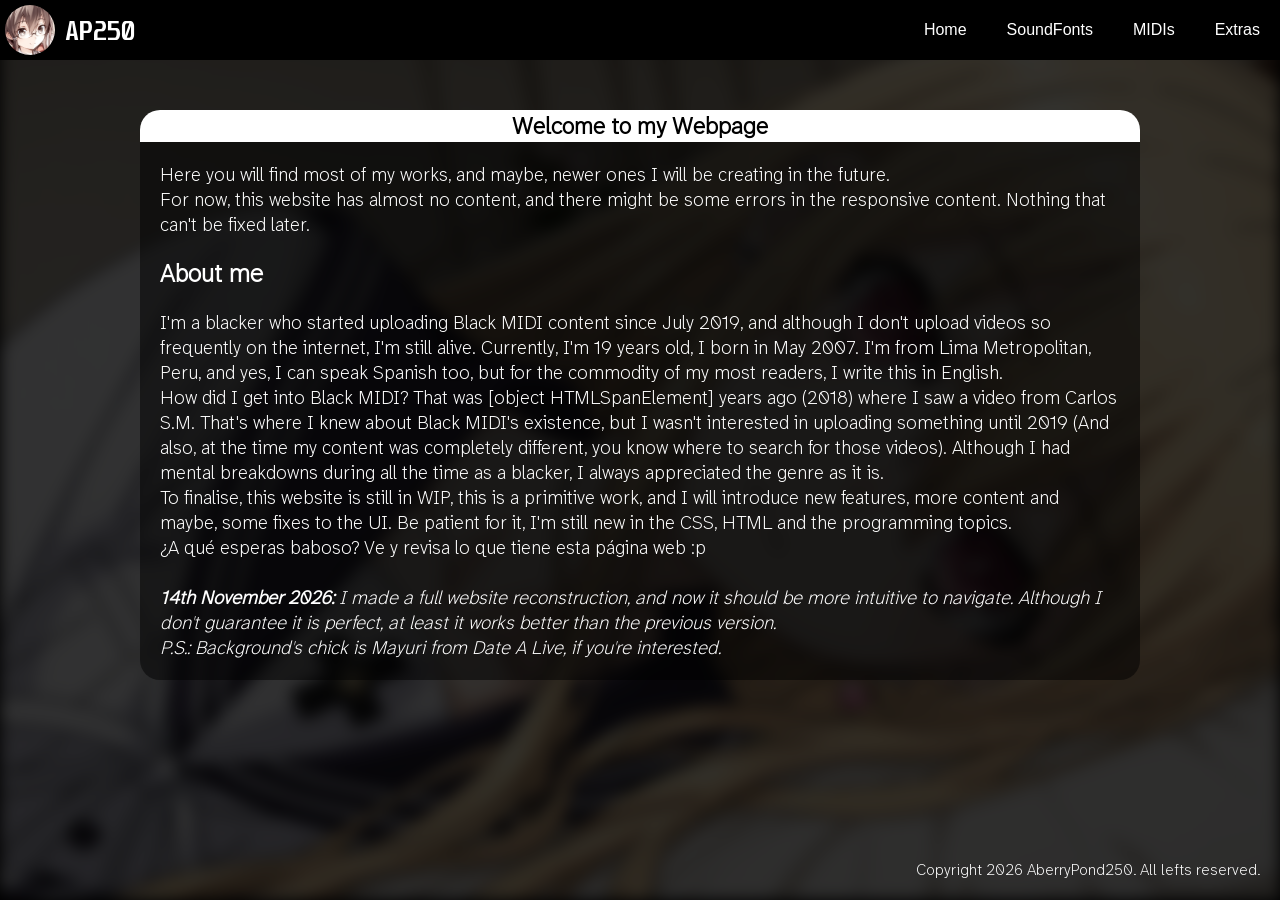
<file: index.html>
<!DOCTYPE html>
<html lang="en">
<head>
    <meta charset="UTF-8">
    <meta name="viewport" content="width=device-width, initial-scale=1.0">
    <title>Home</title>
    <link rel="stylesheet" href="style.css">
    <link rel="shortcut icon" href="00018-2855914340.ico" type="image/x-icon">
</head>
<body>
    <div class="bg"></div>
    <header>
        <div class="mainhead">
            <div style="display: flex; flex-direction: row; align-items: center; color: white;">
            <img src="00018-2855914340.ico" height="50px" style="margin: 5px; border-radius: 100%;" title="I appreciate ponluxime.">
            <h1 style="padding-top: 3px; padding-left: 5px; font-size: 23px; font-family: Unispace;" title="AberryPond250">AP250</h1>
            </div>
        <ul>
            <a id="home" href="#"><li>Home</li></a>
            <a id="sf-button" href="#"><li>SoundFonts</li></a>
            <a id="md-button" href="#"><li>MIDIs</li></a>
            <a id="xt-button" href="#"><li>Extras</li></a>
        </ul>
        </div>
    </header>
    <section id="contents">

    </section>
<footer title="Do you ever reserve any right?">
    <p>Copyright <span id="year"></span> AberryPond250. All lefts reserved.</p>
</footer>
<script src="js/script.js"></script>
</body>
</html>
</file>
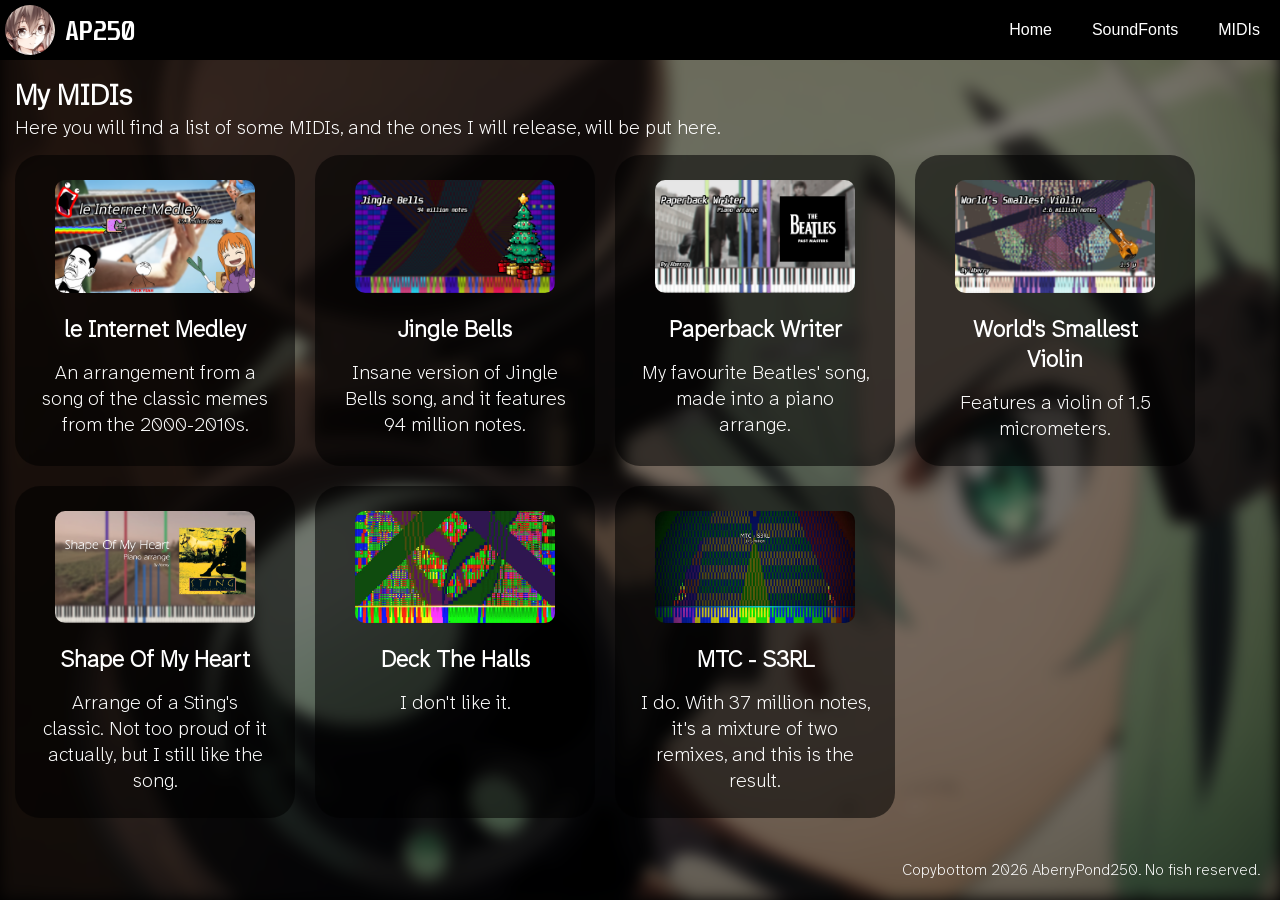
<file: MIDIs/MIDIs.html>
<!DOCTYPE html>
<html lang="en">
<head>
    <meta charset="UTF-8">
    <meta name="viewport" content="width=device-width, initial-scale=1.0">
    <title>MIDIs</title>
    <link rel="stylesheet" href="style.css">
    <link rel="shortcut icon" href="../00018-2855914340.ico" type="image/x-icon">
</head>
<body>
    <div class="bg"></div>
    <header>
        <div class="mainhead">
            <div style="display: flex; flex-direction: row; align-items: center; color: white;">
            <img src="../00018-2855914340.ico" height="50px" style="margin: 5px; border-radius: 100%;" title="I got inspiration in ponluxime's webpage.">
            <h1 style="padding-top: 3px; padding-left: 5px; font-size: 23px; font-family: Unispace;" title="AberryPond250">AP250</h1>
            </div>
        <ul>
            <a href="../index.html"><li>Home</li></a>
            <a href="../SoundFonts/SoundFonts.html"><li>SoundFonts</li></a>
            <a href="MIDIs.html"><li>MIDIs</li></a>
        </ul>
        </div>
    </header>
    <div style="color: white; padding: 15px; font-size: 20px; font-family: Atkinson Hyperlegible;">
        <h2>My MIDIs</h2>
        <p>Here you will find a list of some MIDIs, and the ones I will release, will be put here.</p>
    </div>
    <section id="content">
        <div class="video">
        <a href="https://www.youtube.com/watch?v=mUVR9Kmnx1c"><img src="img/le Internet thumbnail.png" title="I like the leekspin meme." width="200px"></a>
        <h3>le Internet Medley</h3>
        <p>An arrangement from a song of the classic memes from the 2000-2010s.</p>
        </div>
        <div class="video">
        <a href="https://www.youtube.com/watch?v=UbDdWwI5nPc"><img src="img/Thumbnails-Recovered.png" title="It was private until 2025." width="200px"></a>
        <h3>Jingle Bells</h3>
        <p>Insane version of Jingle Bells song, and it features 94 million notes.</p>
        </div>
        <div class="video">
        <a href="https://www.youtube.com/watch?v=aA-BJ8CqUe8"><img src="img/Thumbnails (2).png" title="Paperback Writer!" width="200px"></a>
        <h3>Paperback Writer</h3>
        <p>My favourite Beatles' song, made into a piano arrange.</p>
        </div>
        <div class="video">
        <a href="https://www.youtube.com/watch?v=aIwTwEUIixU"><img src="img/WSV Thumbnail.png" title="Let me be your personal violinist!" width="200px"></a>
        <h3>World's Smallest Violin</h3>
        <p>Features a violin of 1.5 micrometers.</p>
        </div>
        <div class="video">
        <a href="https://www.youtube.com/watch?v=uBuiJP5uYT8"><img src="img/Shape Of My Heart.png" title="Love can mend your heart, or love can break your heart." width="200px"></a>
        <h3>Shape Of My Heart</h3>
        <p>Arrange of a Sting's classic. Not too proud of it actually, but I still like the song.</p>
        </div>
        <div class="video">
        <a href="https://www.youtube.com/watch?v=-wRo25XdPLU"><img src="img/maxresdefault.webp" title="Deck my 8 ball." width="200px"></a>
        <h3>Deck The Halls</h3>
        <p>I don't like it.</p>
        </div>
        <div class="video">
        <a href="https://www.youtube.com/watch?v=tlTtGkdK6hs"><img src="img/maxresdefault (1).webp" title="Wanker." width="200px"></a>
        <h3>MTC - S3RL</h3>
        <p>I do. With 37 million notes, it's a mixture of two remixes, and this is the result.</p>
        </div>
    </section>
<footer title="Do you ever reserve any right?">
    <p>Copybottom <span id="year"></span> AberryPond250. No fish reserved.</p>
</footer>
<script>
    document.getElementById('year').textContent = new Date().getFullYear();
</script>
</body>
</html>
</file>
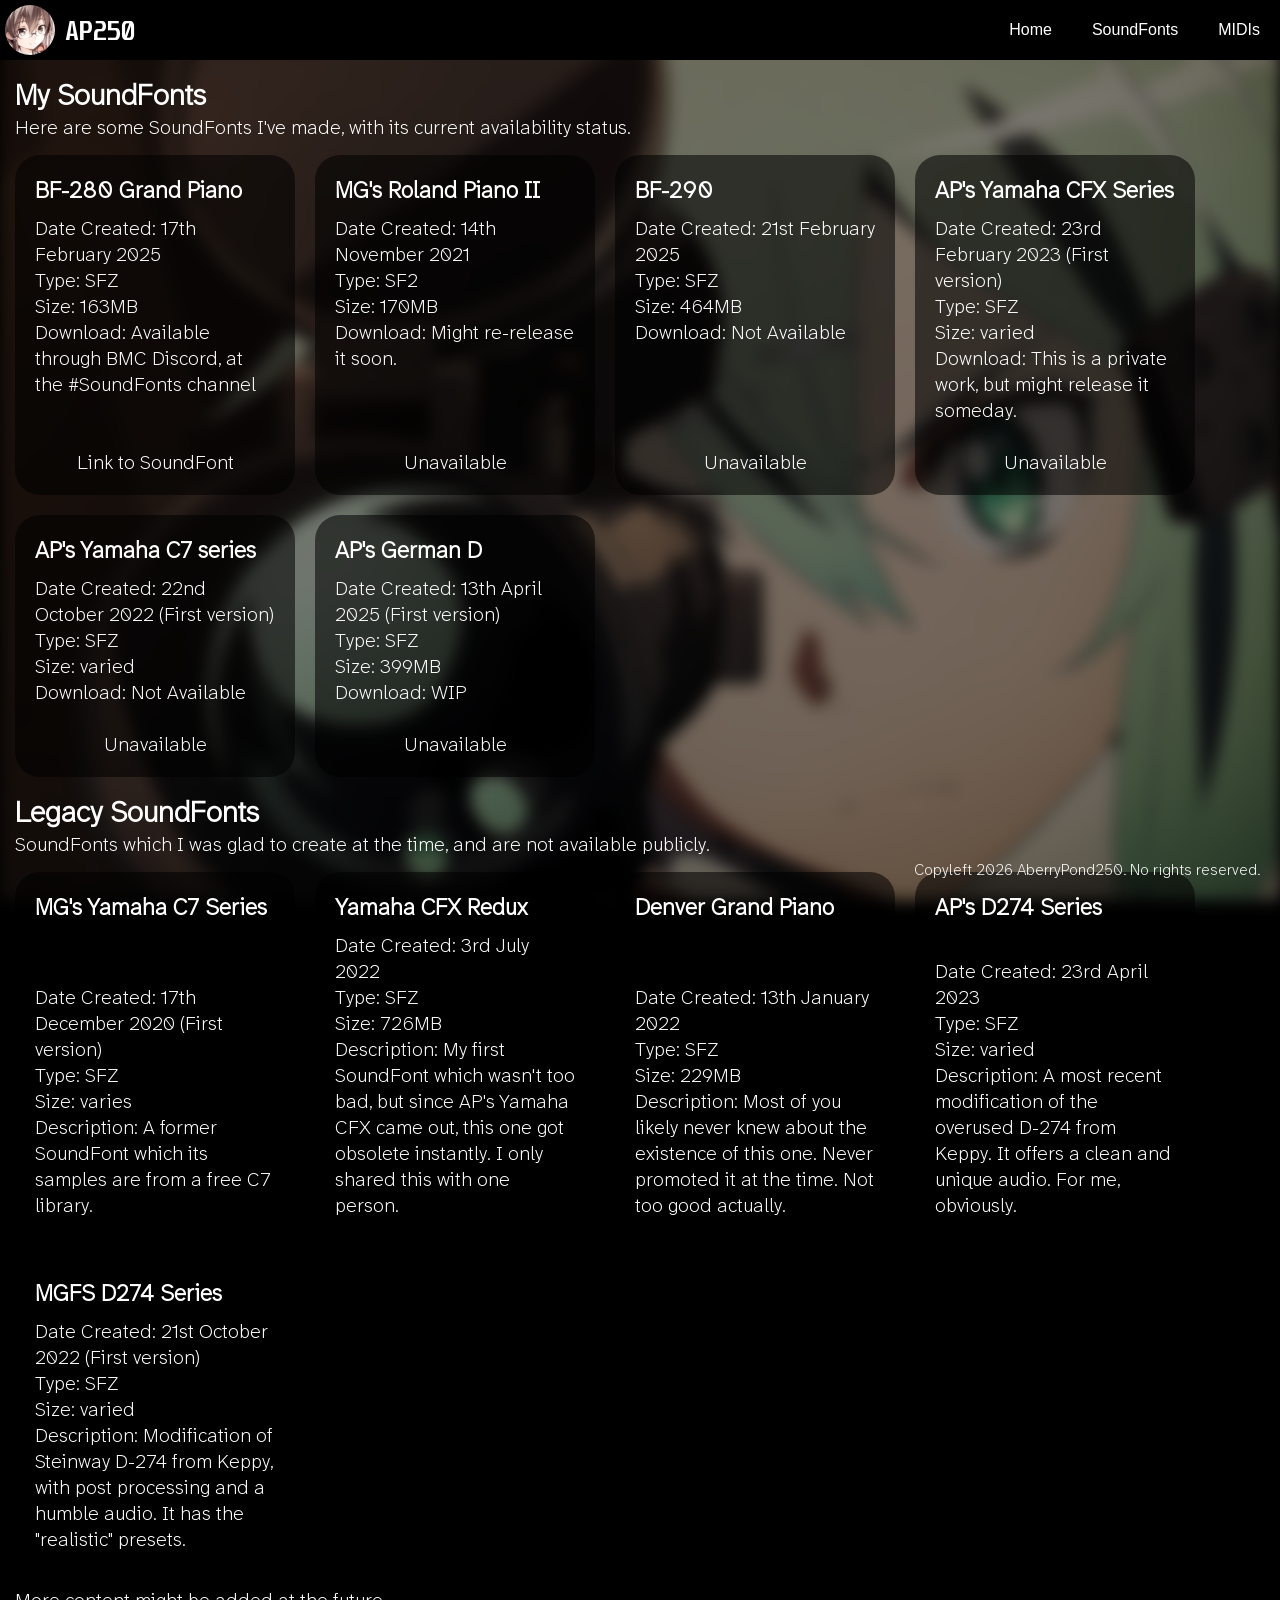
<file: SoundFonts/SoundFonts.html>
<!DOCTYPE html>
<html lang="en">
<head>
    <meta charset="UTF-8">
    <meta name="viewport" content="width=device-width, initial-scale=1.0">
    <title>SoundFonts</title>
    <link rel="stylesheet" href="style.css">
    <link rel="shortcut icon" href="../00018-2855914340.ico" type="image/x-icon">
</head>
<body>
    <div class="bg"></div>
    <header>
        <div class="mainhead">
            <div style="display: flex; flex-direction: row; align-items: center; color: white;">
            <img src="../00018-2855914340.ico" height="50px" style="margin: 5px; border-radius: 100%;" title="I love Asada Shino, from Sword Art Online.">
            <h1 style="padding-top: 3px; padding-left: 5px; font-size: 23px; font-family: Unispace;" title="AberryPond250">AP250</h1>
            </div>
        <ul>
            <a href="../index.html"><li>Home</li></a>
            <a href="SoundFonts.html"><li>SoundFonts</li></a>
            <a href="../MIDIs/MIDIs.html"><li>MIDIs</li></a>
        </ul>
        </div>
    </header>
    <div class="description">
    <h2>My SoundFonts</h2>
    <p>Here are some SoundFonts I've made, with its current availability status.</p>
    </div>
    <div id="box">
    <div class="contents">
        <div style="display: flex; flex-direction: column; justify-content: space-between;">
        <h3>BF-280 Grand Piano</h3>
        <ul style="list-style: none;">
            <li>Date Created: 17th February 2025</li>
            <li>Type: SFZ</li>
            <li>Size: 163MB</li>
            <li>Download: Available through BMC Discord, at the #SoundFonts channel</li>
        </ul>
        </div>
        <div class="linkredirect">
        <a href="https://discord.com/channels/139268201803546624/1359001976473649353">Link to SoundFont</a></div>
    </div>
    <div class="contents">
        <div style="display: flex; flex-direction: column; justify-content: space-between;">
        <h3>MG's Roland Piano II</h3>
        <ul style="list-style: none;">
            <li>Date Created: 14th November 2021</li>
            <li>Type: SF2</li>
            <li>Size: 170MB</li>
            <li>Download: Might re-release it soon.</li>
        </ul>
        </div>
        <div class="linkredirect">
        <p style="color: white;">Unavailable</p></div>
    </div>
        <div class="contents">
            <div style="display: flex; flex-direction: column; justify-content: space-between;">
        <h3>BF-290</h3>
        <ul style="list-style: none;">
            <li>Date Created: 21st February 2025</li>
            <li>Type: SFZ</li>
            <li>Size: 464MB</li>
            <li>Download: Not Available</li>
        </ul>
        </div>
        <div class="linkredirect">
        <p style="color: white;">Unavailable</p></div>
    </div>
        <div class="contents">
            <div style="display: flex; flex-direction: column; justify-content: space-between;"> 
            <h3>AP's Yamaha CFX Series</h3>
            <ul style="list-style: none;">
            <li>Date Created: 23rd February 2023 (First version)</li>
            <li>Type: SFZ</li>
            <li>Size: varied</li>
            <li>Download: This is a private work, but might release it someday.</li>
        </ul>
        </div><br>
        <div class="linkredirect">
        <p style="color: white;">Unavailable</p></div>
    </div>
<div class="contents">
    <div style="display: flex; flex-direction: column; justify-content: space-between;">
        <div style="display: flex; flex-direction: column; justify-content: space-between;">
        <h3>AP's Yamaha C7 series</h3>
        <ul style="list-style: none;">
            <li>Date Created: 22nd October 2022 (First version)</li>
            <li>Type: SFZ</li>
            <li>Size: varied</li>
            <li>Download: Not Available</li>
        </ul>
        </div>
        </div>
        <div class="linkredirect">
        <p style="color: white;">Unavailable</p></div>
    </div>
    <div class="contents">
    <div style="display: flex; flex-direction: column; justify-content: space-between;">
        <h3>AP's German D</h3>
        <ul style="list-style: none;">
            <li>Date Created: 13th April 2025 (First version)</li>
            <li>Type: SFZ</li>
            <li>Size: 399MB</li>
            <li>Download: WIP</li>
        </ul>
        <br>
        </div>
        <div class="linkredirect">
        <p style="color: white;">Unavailable</p></div>
    </div>
    </div>
    
    <div class="description">
    <h2>Legacy SoundFonts</h2>
    <p>SoundFonts which I was glad to create at the time, and are not available publicly.</p>
    </div>
    <section id="box">
    <div class="contents">
        <h3>MG's Yamaha C7 Series</h3>
        <ul style="list-style: none;">
            <li>Date Created: 17th December 2020 (First version)</li>
            <li>Type: SFZ</li>
            <li>Size: varies</li>
            <li>Description: A former SoundFont which its samples are from a free C7 library.</li>
        </ul>
    </div>
    <div class="contents">
        <h3>Yamaha CFX Redux</h3>
        <ul style="list-style: none;">
            <li>Date Created: 3rd July 2022</li>
            <li>Type: SFZ</li>
            <li>Size: 726MB</li>
            <li>Description: My first SoundFont which wasn't too bad, but since AP's Yamaha CFX came out, this one got obsolete instantly. I only shared this with one person.</li>
        </ul>
    </div>
        <div class="contents">
        <h3>Denver Grand Piano</h3>
        <ul style="list-style: none;">
            <li>Date Created: 13th January 2022</li>
            <li>Type: SFZ</li>
            <li>Size: 229MB</li>
            <li>Description: Most of you likely never knew about the existence of this one. Never promoted it at the time. Not too good actually.</li>
        </ul>
    </div>
        <div class="contents">
        <h3>AP's D274 Series</h3>
        <ul style="list-style: none;">
            <li>Date Created: 23rd April 2023</li>
            <li>Type: SFZ</li>
            <li>Size: varied</li>
            <li>Description: A most recent modification of the overused D-274 from Keppy. It offers a clean and unique audio. For me, obviously.</li>
        </ul>
    </div>
        </div>
        <div class="contents">
        <h3>MGFS D274 Series</h3>
        <ul style="list-style: none;">
            <li>Date Created: 21st October 2022 (First version)</li>
            <li>Type: SFZ</li>
            <li>Size: varied</li>
            <li>Description: Modification of Steinway D-274 from Keppy, with post processing and a humble audio. It has the "realistic" presets.</li>
        </ul>
    </div>
    </section>
    <div class="description">
    <p>More content might be added at the future.</p>
    </div>
    <footer title="Do you ever reserve any right?">
    <p>Copyleft <span id="year"></span> AberryPond250. No rights reserved.</p>
</footer>
<script>
    document.getElementById('year').textContent = new Date().getFullYear();
</script>
</body>
</html>
</file>
<file: style.css>
*{
    margin: 0;
    padding: 0;
    box-sizing: border-box;
}

body{
    background-color: black;
}

.mainhead{
    background-color: black;
    display: flex;
    justify-content: space-between;
}

header{
    position: sticky;
    top: 0;
    left: 0;
    z-index: 15;
}

.mainhead ul{
    display: flex;
    font-family: Verdana, Geneva, Tahoma, sans-serif;
    align-items: center;
    list-style: none;
}

ul a{
    align-content: center;
    text-decoration: none;
    padding: 20px;
    color: white;
    border-radius: 10px;
    transition: 250ms;
}

ul a:hover{
    background-color: white;
    color: black;

}

/* End header style*/
/* Website content style */
.bg{
    background-image: url(img/bg.png);
    background-size: cover;
    background-position: center;
    background-repeat: no-repeat;
    position: fixed;
    top: 0;
    left: 0;
    height: 100%;
    width: 100%;
    opacity: 20%;
    z-index: -1;
    filter: blur(8px);
}

/* Home index style */

.title{
    background-color: white;
}

#index-contents{
    position: relative;
    top: 50px;
    background-color: rgba(0, 0, 0, 0.5);
    margin: auto;
    width: 1000px;
    border-radius: 20px;
    font-family: Atkinson Hyperlegible;
}
#index-contents h2{
    border-top-left-radius: 20px;
    border-top-right-radius: 20px;
    text-align: center;
}
.text{
    color: white;
    padding: 20px;
    font-size: larger;
}
.subtext{
    color: white;
    padding: 0 20px 20px 20px;
    font-size: larger;
}

/* End home index style */
/* Page 2 (SoundFonts) index style*/

#box{
    color: white;
    display: flex;
    padding: 20px 0 0 20px;
    gap: 20px;
    flex-wrap: wrap;
    font-family: Atkinson Hyperlegible;
}

.sf-contents{
    border-radius: 25px;
    background-color: rgba(0, 0, 0, 0.5);
    padding: 20px;
    width: 280px;
    display: flex;
    flex-direction: column;
    justify-content: space-between;
}
.linkredirect{
    text-align: center;
    color: black;
}

.linkredirect a{
    text-decoration: none;
    color: white;
    padding: 5px;
}

.description{
    color: white;
    font-family: Atkinson Hyperlegible;
    padding: 15px 0 0 15px;
}

/* End of page 2 (SoundFonts) index style*/
/* Page 3 (MIDIs) index style*/

#content{
    display: flex;
    text-align: center;
    color: white;
    flex-wrap: wrap;
    gap: 20px;
    margin-left: 20px;
    font-family: Atkinson Hyperlegible;
}

.video{
    padding: 25px;
    background-color: rgba(0, 0, 0, 0.55);
    display: flex;
    flex-direction: column;
    align-items: center;
    width: 280px;
    border-radius: 25px;
}

.video h3{
    padding: 15px;
}

.video img{
    transition: 500ms;
    border-radius: 10px;
}

.video img:hover{
    transform: translateY(-5px);
    opacity: 50%;
}

/* End of page 3 (MIDIs) index style*/

footer{
    position: fixed;
    bottom: 0;
    right: 0;
    color: white;
    padding: 20px;
    font-family: Atkinson Hyperlegible;
    transition: 350ms;
}

@media (max-width: 950px) {
footer{
    transform: translateX(500px);
}
}

@font-face {
    font-family: Atkinson Hyperlegible;
    src: url(fonts/atkinson-hyperlegible.ttf);
}

@font-face {
    font-family: Unispace;
    src: url(fonts/unispace\ bd.ttf);
}
</file>
<file: MIDIs/style.css>
*{
    margin: 0;
    padding: 0;
    box-sizing: border-box;
}

body{
    background-color: black;
}

.mainhead{
    background-color: black;
    display: flex;
    justify-content: space-between;
}

header{
    position: sticky;
    top: 0;
    left: 0;
    z-index: 15;
}

.mainhead ul{
    display: flex;
    font-family: Verdana, Geneva, Tahoma, sans-serif;
    align-items: center;
    list-style: none;
}

ul a{
    align-content: center;
    text-decoration: none;
    padding: 20px;
    color: white;
    border-radius: 10px;
    transition: 250ms;
}

ul a:hover{
    background-color: white;
    color: black;

}

.bg{
    background-image: url(../img/00028-205654059.jpg);
    background-size: cover;
    background-position: center;
    background-repeat: no-repeat;
    position: fixed;
    top: 0;
    left: 0;
    height: 100%;
    width: 100%;
    opacity: 50%;
    z-index: -1;
    filter: blur(8px);
}

#content{
    display: flex;
    text-align: center;
    color: white;
    flex-wrap: wrap;
    gap: 20px;
    margin-left: 15px;
    font-size: 20px;
    font-family: Atkinson Hyperlegible;
}
.video{
    padding: 25px;
    background-color: rgba(0, 0, 0, 0.55);
    display: flex;
    flex-direction: column;
    align-items: center;
    width: 280px;
    border-radius: 25px;
}

.video h3{
    padding: 15px;
}

.video img{
    transition: 500ms;
    border-radius: 10px;
}

.video img:hover{
    transform: translateY(-5px);
    opacity: 50%;
}

footer{
    position: fixed;
    bottom: 0;
    right: 0;
    color: white;
    padding: 20px;
    font-family: Atkinson Hyperlegible;
}

@font-face {
    font-family: Atkinson Hyperlegible;
    src: url(../fonts/atkinson-hyperlegible.ttf);
}

@font-face {
    font-family: Unispace;
    src: url(../fonts/unispace\ bd.ttf);
}
</file>
<file: SoundFonts/style.css>
*{
    margin: 0;
    padding: 0;
    box-sizing: border-box;
}

body{
    background-color: black;
}

.mainhead{
    background-color: black;
    display: flex;
    justify-content: space-between;
}

header{
    position: sticky;
    top: 0;
    left: 0;
    z-index: 15;
}

.mainhead ul{
    display: flex;
    font-family: Verdana, Geneva, Tahoma, sans-serif;
    align-items: center;
    list-style: none;
}

ul a{
    align-content: center;
    text-decoration: none;
    padding: 20px;
    color: white;
    border-radius: 10px;
    transition: 250ms;
}

ul a:hover{
    background-color: white;
    color: black;
}

.bg{
    background-image: url(../img/00028-205654059.jpg);
    background-size: cover;
    background-position: center;
    background-repeat: no-repeat;
    position: fixed;
    top: 0;
    left: 0;
    height: 100%;
    width: 100%;
    opacity: 50%;
    z-index: -1;
    filter: blur(8px);
}

.linkredirect{
    text-align: center;
    flex-direction: column;
    color: black;
}

.linkredirect a{
    text-decoration: none;
    color: white;
    padding: 5px;
}
.contents{
    background-color: rgba(0, 0, 0, 0.55);
    width: 280px;
    color: white;
    padding: 20px;
    font-family: Atkinson Hyperlegible;
    display: flex; flex-direction: column; justify-content: space-between;
    border-radius: 25px;
}

#box{
    display: flex;
    flex-wrap: wrap;
    gap: 20px;
    margin: 0 15px;
    font-size: 20px;
}

.description{
    color: white;
    margin: 15px;
    font-size: 20px;
    font-family: Atkinson Hyperlegible;
}

h3{
    padding-bottom: 10px;
}

footer{
    position: fixed;
    bottom: 0;
    right: 0;
    color: white;
    padding: 20px;
    font-family: Atkinson Hyperlegible;
}

@font-face {
    font-family: Atkinson Hyperlegible;
    src: url(../fonts/atkinson-hyperlegible.ttf);
}

@font-face {
    font-family: Unispace;
    src: url(../fonts/unispace\ bd.ttf);
}
</file>
